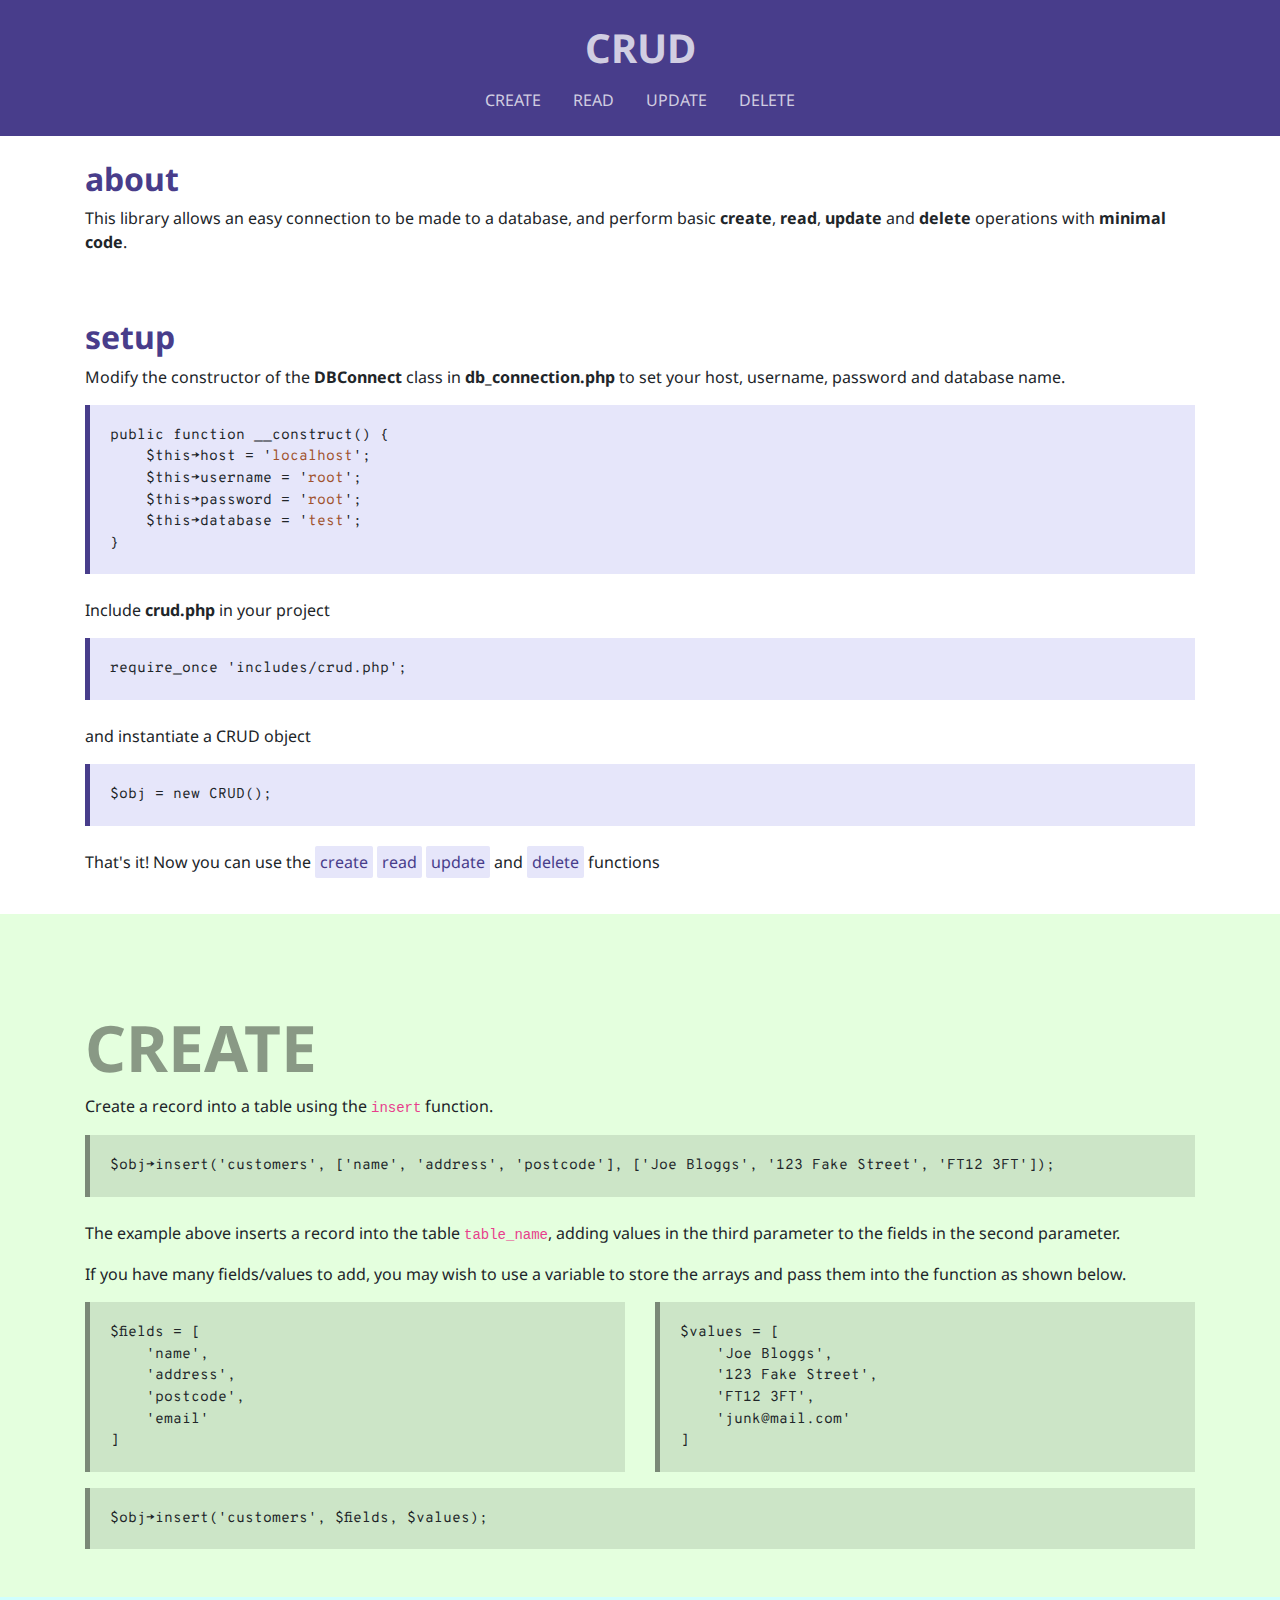
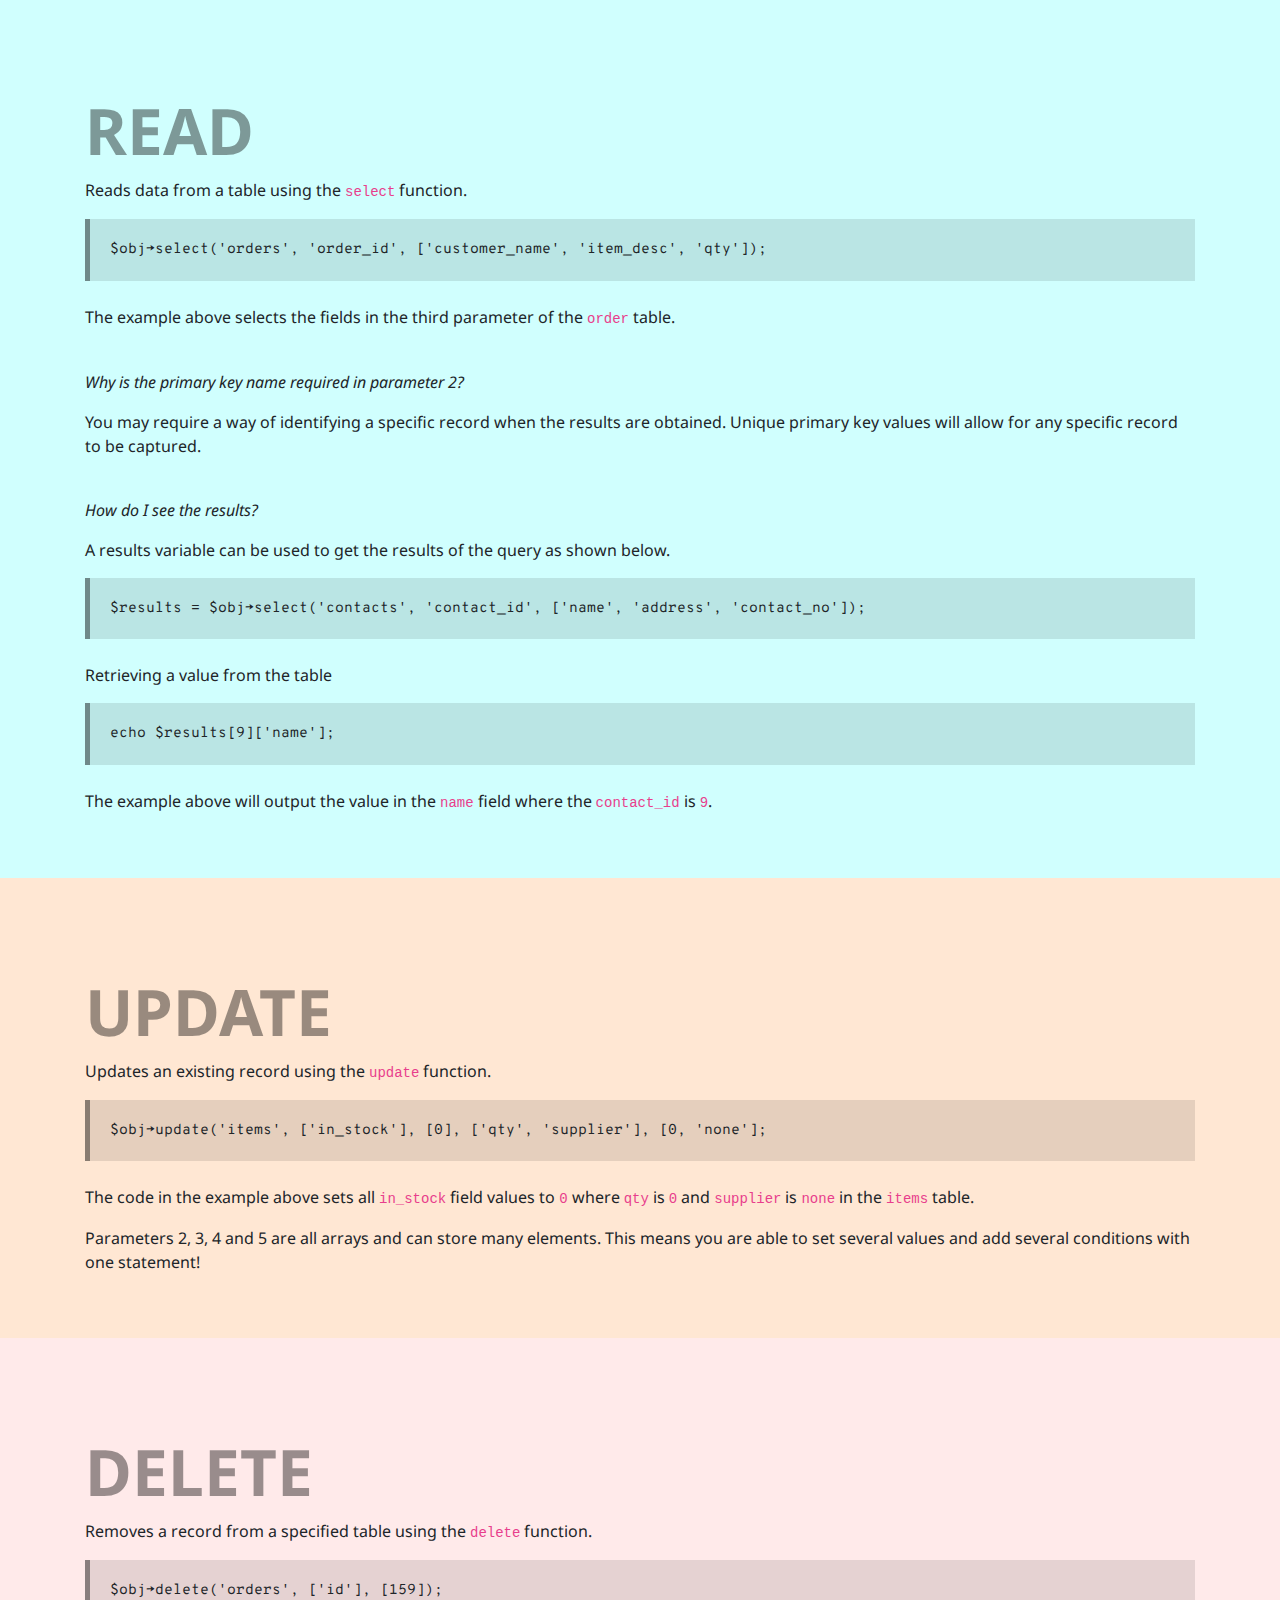
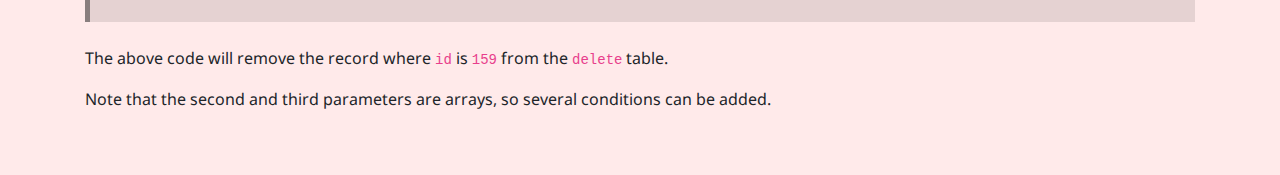
<file: mysql-crud/index.htm>
<!doctype html>
<html lang="en">
    <head>
        <meta charset="utf-8">
        <meta name="viewport" content="width=device-width, initial-scale=1, shrink-to-fit=no">
        <link rel="stylesheet" href="https://stackpath.bootstrapcdn.com/bootstrap/4.3.1/css/bootstrap.min.css" integrity="sha384-ggOyR0iXCbMQv3Xipma34MD+dH/1fQ784/j6cY/iJTQUOhcWr7x9JvoRxT2MZw1T" crossorigin="anonymous">
        <link href="https://fonts.googleapis.com/css?family=Noto+Sans:400,700|Overpass+Mono&display=swap" rel="stylesheet">
        <link href="css/style.css" rel="stylesheet">
        <title>CRUD Operations</title>
    </head>

    <body>
        <header>
            <div class="container pt-4">
                <div class="row">
                    <div class="col">
                        <h1 class="text-center">CRUD</h1>
                    </div>
                </div>
            </div>

            <div class="container-fluid pb-3">
                <div class="row">
                    <div class="col">
                        <ul class="nav justify-content-center">
                            <li class="nav-item"><a class="nav-link" href="#create">CREATE</a></li>
                            <li class="nav-item"><a class="nav-link" href="#read">READ</a></li>
                            <li class="nav-item"><a class="nav-link" href="#update">UPDATE</a></li>
                            <li class="nav-item"><a class="nav-link" href="#delete">DELETE</a></li>
                        </ul>
                    </div>
                </div>
            </div>
        </header>

        <section id="about">
            <div class="container py-4">
                <div class="row">
                    <div class="col">
                        <h2>about</h2>
                        <p>This library allows an easy connection to be made to a database, and perform basic <strong>create</strong>, <strong>read</strong>, <strong>update</strong> and <strong>delete</strong> operations with <strong>minimal code</strong>.</p>
                    </div>
                </div>
            </div>
        </section>

        <section id="setup">
            <div class="container py-4">
                <div class="row">
                    <div class="col">
                        <h2>setup</h2>
                        <p>Modify the constructor of the <strong>DBConnect</strong> class in <strong>db_connection.php</strong> to set your host, username, password and database name.</p>
                        <div class="code">
                            public function __construct() {<br>
                            &nbsp;&nbsp;&nbsp;&nbsp;$this->host = '<em>localhost</em>';<br>
                            &nbsp;&nbsp;&nbsp;&nbsp;$this->username = '<em>root</em>';<br>
                            &nbsp;&nbsp;&nbsp;&nbsp;$this->password = '<em>root</em>';<br>
                            &nbsp;&nbsp;&nbsp;&nbsp;$this->database = '<em>test</em>';<br>
                            }
                        </div>
                        <br>
                        <p>Include <strong>crud.php</strong> in your project</p>
                        <div class="code">
                            require_once 'includes/crud.php';
                        </div>
                        <br>
                        <p>and instantiate a CRUD object</p>
                        <div class="code">
                            $obj = new CRUD();
                        </div>
                        <br>
                        <p>That's it! Now you can use the <a href="#create">create</a> <a href="#read">read</a> <a href="#update">update</a> and <a href="#delete">delete</a> functions</p>
                    </div>
                </div>
            </div>
        </section>

        <section id="create">
            <div class="container pt-5">
                <div class="row">
                    <div class="col pt-5">
                        <h3>CREATE</h3>
                        <p>Create a record into a table using the <code>insert</code> function.</p>
                        <div class="code">
                            $obj->insert('customers', ['name', 'address', 'postcode'], ['Joe Bloggs', '123 Fake Street', 'FT12 3FT']);
                        </div>
                        <br>
                        <p>The example above inserts a record into the table <code>table_name</code>, adding values in the third parameter to the fields in the second parameter.</p>
                        <p>If you have many fields/values to add, you may wish to use a variable to store the arrays and pass them into the function as shown below.</p>
                    </div>
                </div>
                <div class="row">
                    <div class="col">
                        <div class="code">
                            $fields = [<br>
                            &nbsp;&nbsp;&nbsp;&nbsp;'name',<br>
                            &nbsp;&nbsp;&nbsp;&nbsp;'address',<br>
                            &nbsp;&nbsp;&nbsp;&nbsp;'postcode',<br>
                            &nbsp;&nbsp;&nbsp;&nbsp;'email'<br>
                            ]
                        </div>
                    </div>
                    <div class="col">
                        <div class="code">
                            $values = [<br>
                            &nbsp;&nbsp;&nbsp;&nbsp;'Joe Bloggs',<br>
                            &nbsp;&nbsp;&nbsp;&nbsp;'123 Fake Street',<br>
                            &nbsp;&nbsp;&nbsp;&nbsp;'FT12 3FT',<br>
                            &nbsp;&nbsp;&nbsp;&nbsp;'junk@mail.com'<br>
                            ]
                        </div>
                    </div>
                </div>
                <div class="row">
                    <div class="col pt-3 pb-5">
                        <div class="code">
                            $obj->insert('customers', $fields, $values);
                        </div>
                    </div>
                </div>
            </div>
        </section>

        <section id="read">
            <div class="container pt-5">
                <div class="row">
                    <div class="col pt-5">
                        <h3>READ</h3>
                        <p>Reads data from a table using the <code>select</code> function.</p>
                        <div class="code">
                            $obj->select('orders', 'order_id', ['customer_name', 'item_desc', 'qty']);
                        </div>
                        <br>
                        <p>The example above selects the fields in the third parameter of the <code>order</code> table.</p>
                        <p><br><em>Why is the primary key name required in parameter 2?</em></p>
                        <p>You may require a way of identifying a specific record when the results are obtained. Unique primary key values will allow for any specific record to be captured.</p>
                        <p><br><em>How do I see the results?</em></p>
                        <p>A results variable can be used to get the results of the query as shown below.</p>
                        <div class="code">
                            $results = $obj->select('contacts', 'contact_id', ['name', 'address', 'contact_no']);
                        </div>
                        <br>
                        <p>Retrieving a value from the table</p>
                        <div class="code">
                            echo $results[9]['name'];
                        </div>
                        <br>
                        <p class="pb-5">The example above will output the value in the <code>name</code> field where the <code>contact_id</code> is <code>9</code>.</p>
                    </div>
                </div>
            </div>
        </section>

        <section id="update">
            <div class="container pt-5">
                <div class="row">
                    <div class="col pt-5">
                        <h3>UPDATE</h3>
                        <p>Updates an existing record using the <code>update</code> function.</p>
                        <div class="code">
                            $obj->update('items', ['in_stock'], [0], ['qty', 'supplier'], [0, 'none'];
                        </div>
                        <br>
                        <p>The code in the example above sets all <code>in_stock</code> field values to <code>0</code> where <code>qty</code> is <code>0</code> and <code>supplier</code> is <code>none</code> in the <code>items</code> table.</p>
                        <p class="pb-5">Parameters 2, 3, 4 and 5 are all arrays and can store many elements. This means you are able to set several values and add several conditions with one statement!</p>
                    </div>
                </div>
            </div>
        </section>

        <section id="delete">
            <div class="container pt-5">
                <div class="row">
                    <div class="col pt-5">
                        <h3>DELETE</h3>
                        <p>Removes a record from a specified table using the <code>delete</code> function.</p>
                        <div class="code">
                            $obj->delete('orders', ['id'], [159]);
                        </div>
                        <br>
                        <p>The above code will remove the record where <code>id</code> is <code>159</code> from the <code>delete</code> table.</p>
                        <p class="pb-5">Note that the second and third parameters are arrays, so several conditions can be added.</p>
                    </div>
                </div>
            </div>
        </section>

        <script src="https://code.jquery.com/jquery-3.4.1.min.js" integrity="sha256-CSXorXvZcTkaix6Yvo6HppcZGetbYMGWSFlBw8HfCJo=" crossorigin="anonymous"></script>

        <script>
            $('a[href*=\\#]:not([href$=\\#])').click(function() {
                event.preventDefault();

                $('html, body').animate({
                    scrollTop: $($.attr(this, 'href')).offset().top
                }, 'slow');
            });
        </script>

        <script src="https://cdnjs.cloudflare.com/ajax/libs/popper.js/1.14.7/umd/popper.min.js" integrity="sha384-UO2eT0CpHqdSJQ6hJty5KVphtPhzWj9WO1clHTMGa3JDZwrnQq4sF86dIHNDz0W1" crossorigin="anonymous"></script>
        <script src="https://stackpath.bootstrapcdn.com/bootstrap/4.3.1/js/bootstrap.min.js" integrity="sha384-JjSmVgyd0p3pXB1rRibZUAYoIIy6OrQ6VrjIEaFf/nJGzIxFDsf4x0xIM+B07jRM" crossorigin="anonymous"></script>
    </body>
</html>
</file>
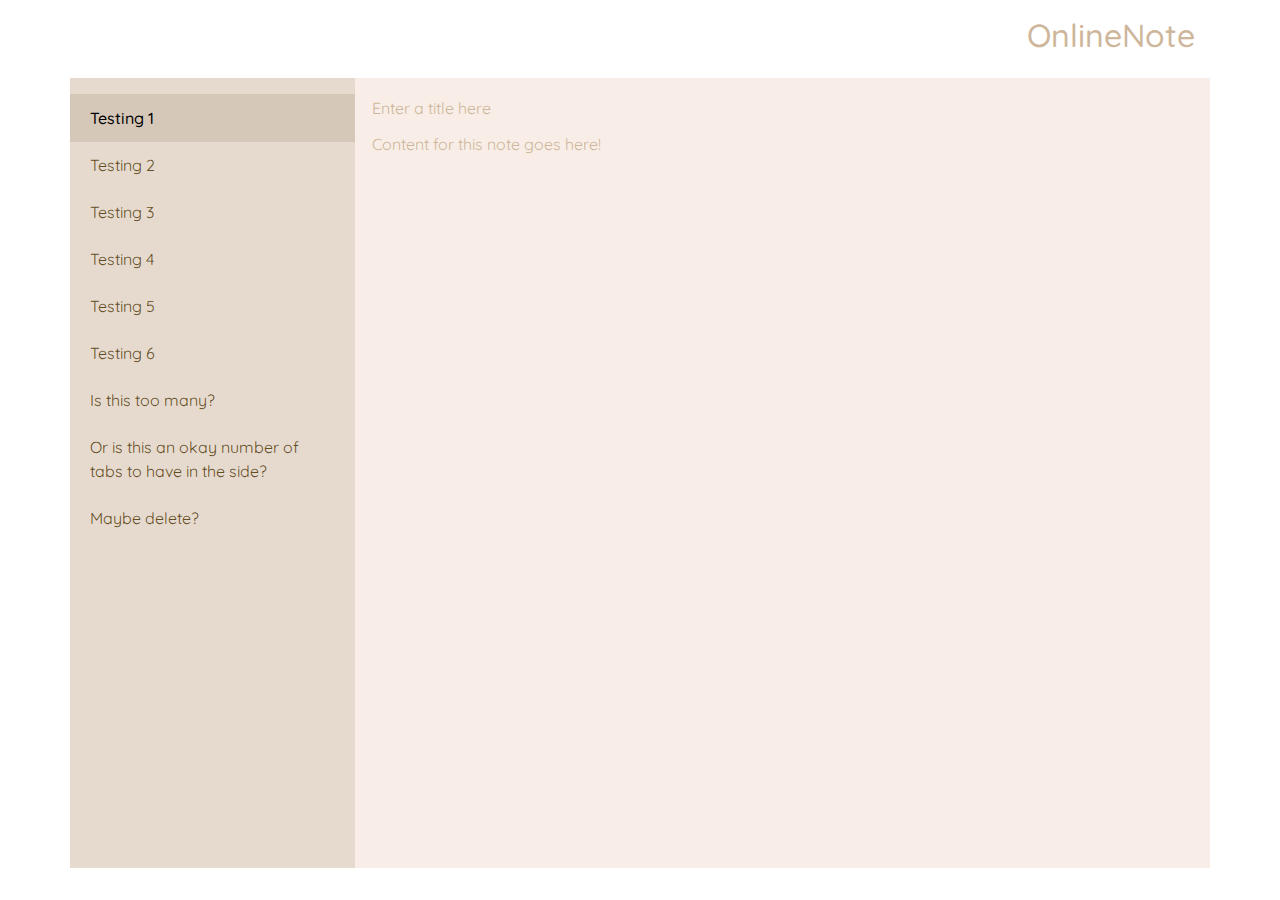
<file: note-app/index.htm>
<!doctype html>
<html lang="en">
    <head>
        <meta charset="utf-8">
        <meta name="viewport" content="width=device-width, initial-scale=1, shrink-to-fit=no">
        <link rel="stylesheet" href="https://stackpath.bootstrapcdn.com/bootstrap/4.3.1/css/bootstrap.min.css" integrity="sha384-ggOyR0iXCbMQv3Xipma34MD+dH/1fQ784/j6cY/iJTQUOhcWr7x9JvoRxT2MZw1T" crossorigin="anonymous">
        <link href="https://fonts.googleapis.com/css?family=Quicksand:400,500" rel="stylesheet">
        <link href="css/style.css" rel="stylesheet">
        <title>OnlineNote - A cloud based notepad</title>
    </head>

    <body>
        <div class="container h-100">
            <div class="row">
                <div class="col py-3 text-right">
                    <h1>OnlineNote</h1>
                </div>
            </div>

            <div class="row" id="notes-container">
                <div class="col py-3 px-0" id="note-headings">
                    <div class="list-group">
                        <a href="#" class="list-group-item active">Testing 1</a>
                        <a href="#" class="list-group-item">Testing 2</a>
                        <a href="#" class="list-group-item">Testing 3</a>
                        <a href="#" class="list-group-item">Testing 4</a>
                        <a href="#" class="list-group-item">Testing 5</a>
                        <a href="#" class="list-group-item">Testing 6</a>
                        <a href="#" class="list-group-item">Is this too many?</a>
                        <a href="#" class="list-group-item">Or is this an okay number of tabs to have in the side?</a>
                        <a href="#" class="list-group-item">Maybe delete?</a>
                    </div>
                </div>

                <div class="col-9 py-3" id="note-contents">
                    <textarea id="title" placeholder="Enter a title here"></textarea>
                    <textarea id="body" placeholder="Content for this note goes here!"></textarea>
                </div>
            </div>
        </div>

        <script src="https://code.jquery.com/jquery-3.3.1.slim.min.js" integrity="sha384-q8i/X+965DzO0rT7abK41JStQIAqVgRVzpbzo5smXKp4YfRvH+8abtTE1Pi6jizo" crossorigin="anonymous"></script>
        <script src="https://cdnjs.cloudflare.com/ajax/libs/popper.js/1.14.7/umd/popper.min.js" integrity="sha384-UO2eT0CpHqdSJQ6hJty5KVphtPhzWj9WO1clHTMGa3JDZwrnQq4sF86dIHNDz0W1" crossorigin="anonymous"></script>
        <script src="https://stackpath.bootstrapcdn.com/bootstrap/4.3.1/js/bootstrap.min.js" integrity="sha384-JjSmVgyd0p3pXB1rRibZUAYoIIy6OrQ6VrjIEaFf/nJGzIxFDsf4x0xIM+B07jRM" crossorigin="anonymous"></script>
    </body>
</html>
</file>
<file: mysql-crud/css/style.css>
body {
    font-family: 'Noto Sans', sans-serif;
}

header {
    background: darkslateblue;
}

h1 {
    font-weight: 700;
    color: rgba(255, 255, 255, 0.75);
}

h2 {
    color: darkslateblue;
    font-weight: 700;
}

h3 {
    color: rgba(0, 0, 0, 0.4);
    font-size: 4em;
    font-weight: 700;
}

ul.nav li.nav-item a {
    color: rgba(255, 255, 255, 0.75);
}

ul.nav li.nav-item a:hover {
    color: rgba(255, 255, 255, 1);
}

.code {
    font-family: 'Overpass Mono', monospace;
    font-size: 0.9em;
    padding: 20px;
    overflow-x: scroll;
    overflow-y: hidden;
    white-space: nowrap;
}

.code em {
    font-style: normal;
    color: sienna;
}

section p a {
    color: darkslateblue;
    background: lavender;
    padding: 5px;
    -webkit-border-radius: 2px;
    -moz-border-radius: 2px;
    border-radius: 2px;
    -webkit-transition: ease-in-out 0.2s;
    -moz-transition: ease-in-out 0.2s;
    -ms-transition: ease-in-out 0.2s;
    -o-transition: ease-in-out 0.2s;
    transition: ease-in-out 0.2s;
}

section p a:hover {
    text-decoration: none;
    background: lavenderblush;
    position: relative;
    top: 1px;
}

section div.code {
    background: rgba(0, 0, 0, 0.1);
    border-left: 5px solid rgba(0, 0, 0, 0.4);
}

section#setup div.code {
    background: lavender;
    border-left: 5px solid darkslateblue;
}

section#create {
     background: #e4ffde;
 }

section#read {
    background: #d0fffe;
}

section#update {
    background: #ffe7d3;
}

section#delete {
    background: #ffeaea
}
</file>
<file: note-app/css/style.css>
html, body {
    height: 100%;
}

body {
    font-family: 'Quicksand', sans-serif;
}

h1 {
    font-weight: 500;
    font-size: xx-large;
    color: #ceb69b;
}

#notes-container {
    height: calc(100% - 110px);
    background: #f8eee7;
}

textarea {
    background: none;
    border: none;
    outline: none;
    width: 100%;
    resize: none;
}

textarea::placeholder {
    font-weight: normal;
    color: #ceb69b;
}

textarea#title {
    font-weight: 500;
    height: 30px;
    width: calc(100% - 50px);
}

textarea#body {
    height: calc(100% - 30px);
}

#note-headings {
    background:rgba(75, 50, 0, 0.1);
    overflow-y: scroll;
}

a.list-group-item {
    background: none;
    border: none;
    color: rgba(75, 50, 0, 0.85);
    transition: ease 0.3s;
}

a.list-group-item:first-child, a.list-group-item:last-child {
    border-radius: 0;
}

a.list-group-item.active {
    background: rgba(75, 50, 0, 0.1);
    color: black;
    font-weight: 500;
}

a.list-group-item:hover {
    background: rgba(75, 50, 0, 0.15);
    text-decoration: none;
    color: black;
}
</file>
